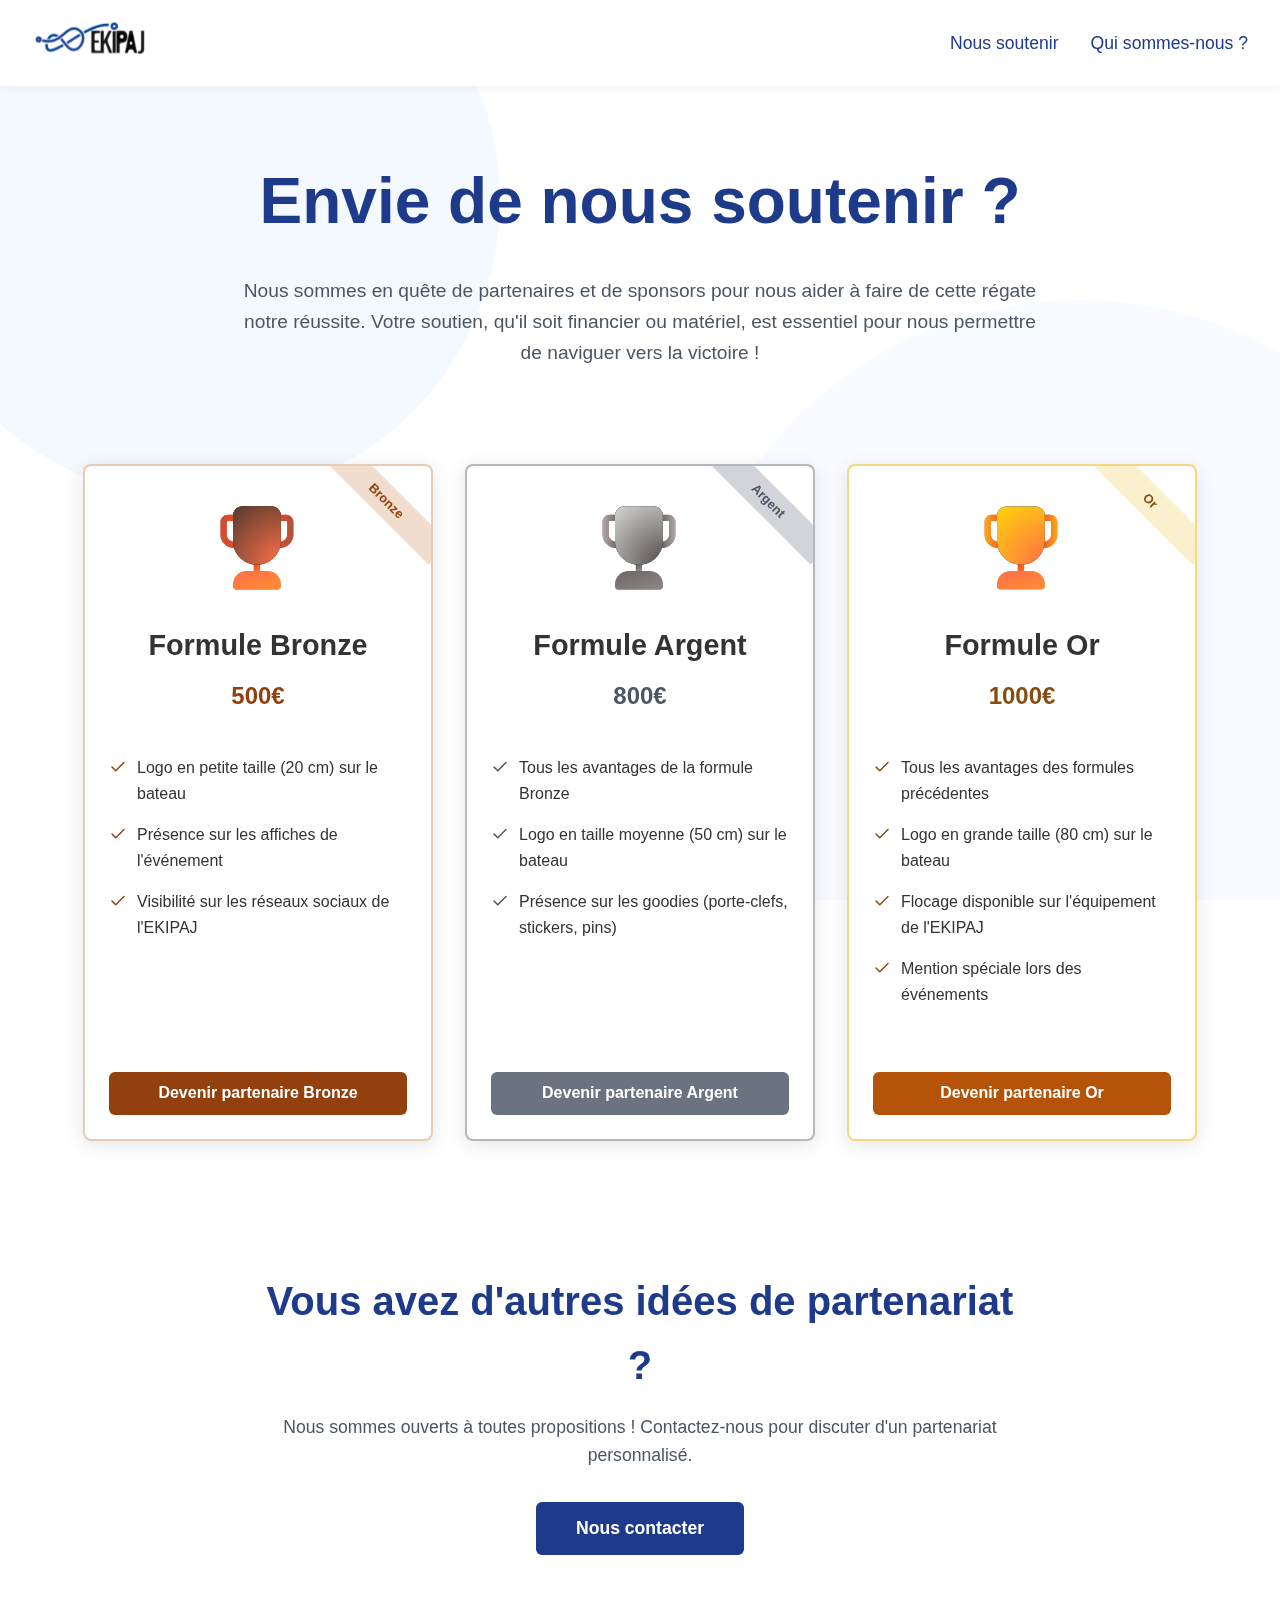
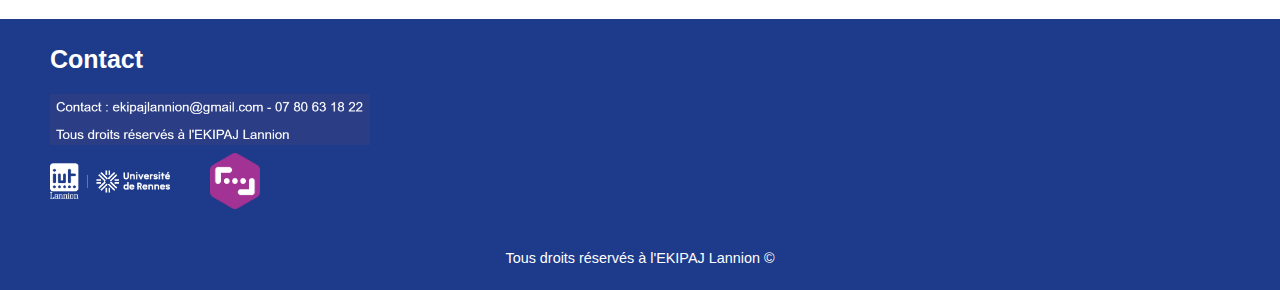
<file: pages/nous-soutenir.html>
<!DOCTYPE html>
<html lang="fr">
<head>
    <meta charset="UTF-8">
    <meta name="viewport" content="width=device-width, initial-scale=1.0">
    <title>EKIPAJ - Régate des IUT</title>
    <link rel="stylesheet" href="../style/style-nous-soutenir.css">
    <link rel="stylesheet" href="../style/nav.css">
    <link rel="stylesheet" href="../style/footer.css">
</head>
<body>
    <div class="background-elements">
        <div class="ellipse ellipse1"></div>
        <div class="ellipse ellipse2"></div>
    </div>

    <header>
        <a href="./index.html">
            <div class="logo-container">
                <img src="../style/img/logo.svg" alt="Logo EKIPAJ">
            </div>
        </a>

        <div class="menu-toggle" id="menu-toggle">
            <div class="hamburger"></div>
        </div>
        <nav class="menu" id="menu">
            <ul>
                <li><a href="./nous-soutenir.html">Nous soutenir</a></li>
                <li><a href="./QuiSommesNous.html">Qui sommes-nous ?</a></li>

            </ul>
        </nav>
    </header>

    <main>
        <section class="hero">
            <h1 id="headtitle">Envie de nous soutenir ?</h1>
            <p id="headdesc">Nous sommes en quête de partenaires et de sponsors pour nous aider à faire de cette régate notre réussite. Votre soutien, qu'il soit financier ou matériel, est essentiel pour nous permettre de naviguer vers la victoire !</p>
        </section>

        <section class="pricing-section">
            <div class="pricing-container">
                <!-- offre or -->
                <div class="pricing-card bronze">
                    <div class="ribbon">Bronze</div>
                    <div class="card-header">
                        <div class="trophy-container">
                            <img src="../style/img/bronze.svg" alt="Trophée Bronze">
                        </div>
                        <h2>Formule Bronze</h2>
                        <p class="price">500€</p>
                    </div>
                    <div class="card-content">
                        <ul class="benefits-list">
                            <li>
                                <svg class="check-icon" xmlns="http://www.w3.org/2000/svg" viewBox="0 0 24 24" fill="none" stroke="currentColor" stroke-width="2" stroke-linecap="round" stroke-linejoin="round">
                                    <polyline points="20 6 9 17 4 12"></polyline>
                                </svg>
                                <span>Logo en petite taille (20 cm) sur le bateau</span>
                            </li>
                            <li>
                                <svg class="check-icon" xmlns="http://www.w3.org/2000/svg" viewBox="0 0 24 24" fill="none" stroke="currentColor" stroke-width="2" stroke-linecap="round" stroke-linejoin="round">
                                    <polyline points="20 6 9 17 4 12"></polyline>
                                </svg>
                                <span>Présence sur les affiches de l'événement</span>
                            </li>
                            <li>
                                <svg class="check-icon" xmlns="http://www.w3.org/2000/svg" viewBox="0 0 24 24" fill="none" stroke="currentColor" stroke-width="2" stroke-linecap="round" stroke-linejoin="round">
                                    <polyline points="20 6 9 17 4 12"></polyline>
                                </svg>
                                <span>Visibilité sur les réseaux sociaux de l'EKIPAJ</span>
                            </li>
                        </ul>
                    </div>
                    <div class="card-footer">
                        <button class="cta-button bronze-button">Devenir partenaire Bronze</button>
                    </div>
                </div>

                <!-- offre argent -->
                <div class="pricing-card silver">
                    <div class="ribbon">Argent</div>
                    <div class="card-header">
                        <div class="trophy-container">
                            <img src="../style/img/argent.svg" alt="Trophée Argent">
                        </div>
                        <h2>Formule Argent</h2>
                        <p class="price">800€</p>
                    </div>
                    <div class="card-content">
                        <ul class="benefits-list">
                            <li>
                                <svg class="check-icon" xmlns="http://www.w3.org/2000/svg" viewBox="0 0 24 24" fill="none" stroke="currentColor" stroke-width="2" stroke-linecap="round" stroke-linejoin="round">
                                    <polyline points="20 6 9 17 4 12"></polyline>
                                </svg>
                                <span>Tous les avantages de la formule Bronze</span>
                            </li>
                            <li>
                                <svg class="check-icon" xmlns="http://www.w3.org/2000/svg" viewBox="0 0 24 24" fill="none" stroke="currentColor" stroke-width="2" stroke-linecap="round" stroke-linejoin="round">
                                    <polyline points="20 6 9 17 4 12"></polyline>
                                </svg>
                                <span>Logo en taille moyenne (50 cm) sur le bateau</span>
                            </li>
                            <li>
                                <svg class="check-icon" xmlns="http://www.w3.org/2000/svg" viewBox="0 0 24 24" fill="none" stroke="currentColor" stroke-width="2" stroke-linecap="round" stroke-linejoin="round">
                                    <polyline points="20 6 9 17 4 12"></polyline>
                                </svg>
                                <span>Présence sur les goodies (porte-clefs, stickers, pins)</span>
                            </li>
                        </ul>
                    </div>
                    <div class="card-footer">
                        <button class="cta-button silver-button">Devenir partenaire Argent</button>
                    </div>
                </div>

                <!-- offre or -->
                <div class="pricing-card gold">
                    <div class="ribbon">Or</div>
                    <div class="card-header">
                        <div class="trophy-container">
                            <img src="../style/img/or.svg" alt="Trophée Or">
                        </div>
                        <h2>Formule Or</h2>
                        <p class="price">1000€</p>
                    </div>
                    <div class="card-content">
                        <ul class="benefits-list">
                            <li>
                                <svg class="check-icon" xmlns="http://www.w3.org/2000/svg" viewBox="0 0 24 24" fill="none" stroke="currentColor" stroke-width="2" stroke-linecap="round" stroke-linejoin="round">
                                    <polyline points="20 6 9 17 4 12"></polyline>
                                </svg>
                                <span>Tous les avantages des formules précédentes</span>
                            </li>
                            <li>
                                <svg class="check-icon" xmlns="http://www.w3.org/2000/svg" viewBox="0 0 24 24" fill="none" stroke="currentColor" stroke-width="2" stroke-linecap="round" stroke-linejoin="round">
                                    <polyline points="20 6 9 17 4 12"></polyline>
                                </svg>
                                <span>Logo en grande taille (80 cm) sur le bateau</span>
                            </li>
                            <li>
                                <svg class="check-icon" xmlns="http://www.w3.org/2000/svg" viewBox="0 0 24 24" fill="none" stroke="currentColor" stroke-width="2" stroke-linecap="round" stroke-linejoin="round">
                                    <polyline points="20 6 9 17 4 12"></polyline>
                                </svg>
                                <span>Flocage disponible sur l'équipement de l'EKIPAJ</span>
                            </li>
                            <li>
                                <svg class="check-icon" xmlns="http://www.w3.org/2000/svg" viewBox="0 0 24 24" fill="none" stroke="currentColor" stroke-width="2" stroke-linecap="round" stroke-linejoin="round">
                                    <polyline points="20 6 9 17 4 12"></polyline>
                                </svg>
                                <span>Mention spéciale lors des événements</span>
                            </li>
                        </ul>
                    </div>
                    <div class="card-footer">
                        <button class="cta-button gold-button">Devenir partenaire Or</button>
                    </div>
                </div>
            </div>
        </section>

        <section class="contact-section">
            <h2>Vous avez d'autres idées de partenariat ?</h2>
            <p>Nous sommes ouverts à toutes propositions ! Contactez-nous pour discuter d'un partenariat personnalisé.</p>
            <button class="cta-button contact-button">Nous contacter</button>
        </section>
    </main>

    <footer class="footer">
        
        <div class="footer-content">
          <div class="contact-info">
            <h3 style="font-size: 25px; text-align: left;">Contact</h3>
            <div class="contact-item">
                <img style="width: 30%; margin-right: auto;" src="../style/img/informationContact.png" alt="ekipajlannion@gmail.com 0780631822">
            </div>
          </div>
          
          <div class="logos">
            <a href="https://iut-lannion.univ-rennes.fr/">
            <div class="logo-container">
              <img src="../style/img/tmp_IUT_lannion_UR_logo_web_blanc.png" alt="Logo et lien vers le site de l'IUT de lannion" class="logo" id="iut-logo">
              <span class="logo-tooltip">IUT de Lannion</span>
            </div>
            </a>
            <a href="https://iut-lannion.univ-rennes.fr/metiers-du-multimedia-et-de-linternet"></a>
            <div id="mmilogo" class="logo-container">
              <img src="../style/img/mmi.png" alt="Logo et lien vers formation MMI de l'IUT de Lannion" class="logo" id="mmi-logo">
              <span class="logo-tooltip">Formation MMI</span>
            </div>
            </a>
          </div>
        </div>
        
        <div class="copyright">
          <p>Tous droits réservés à l'EKIPAJ Lannion &copy; <span id="year"></span></p>
        </div>
    </footer>

    <script src="../script.js"></script>
</body>
</html>
</file>
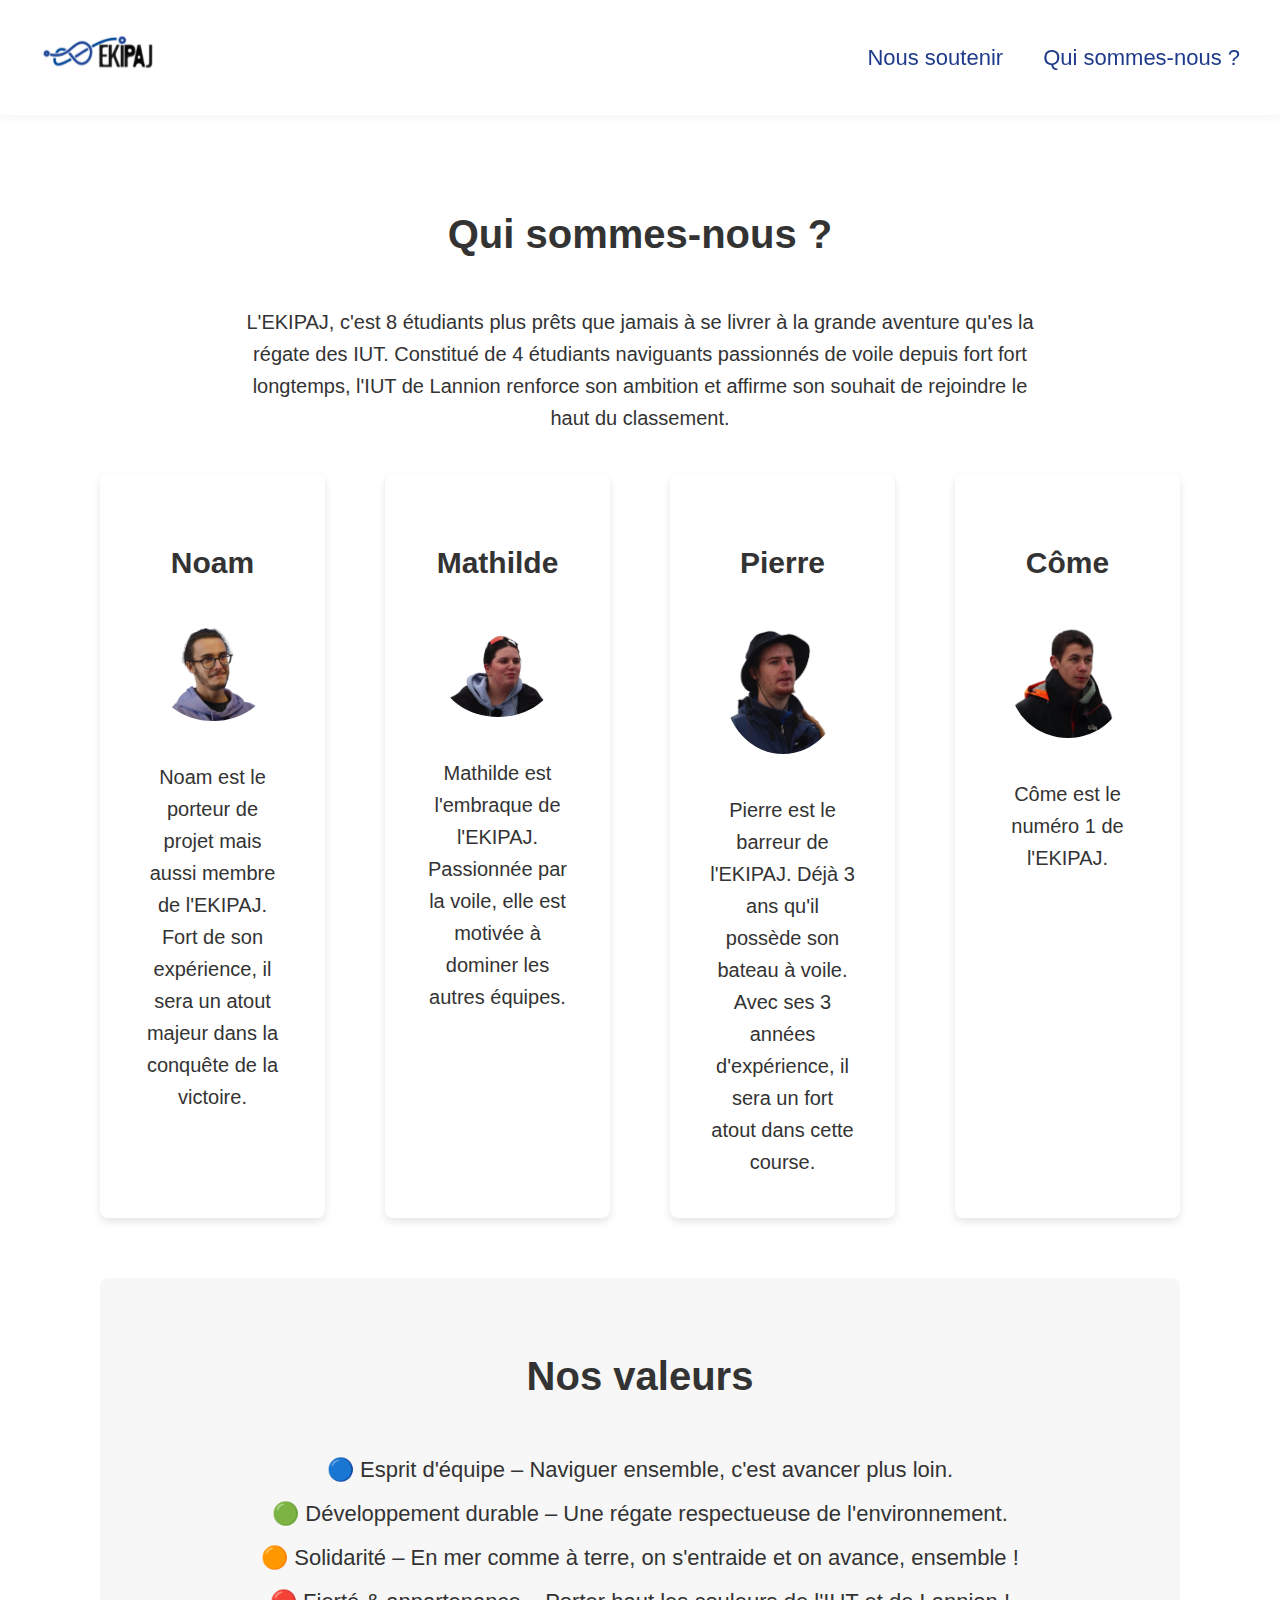
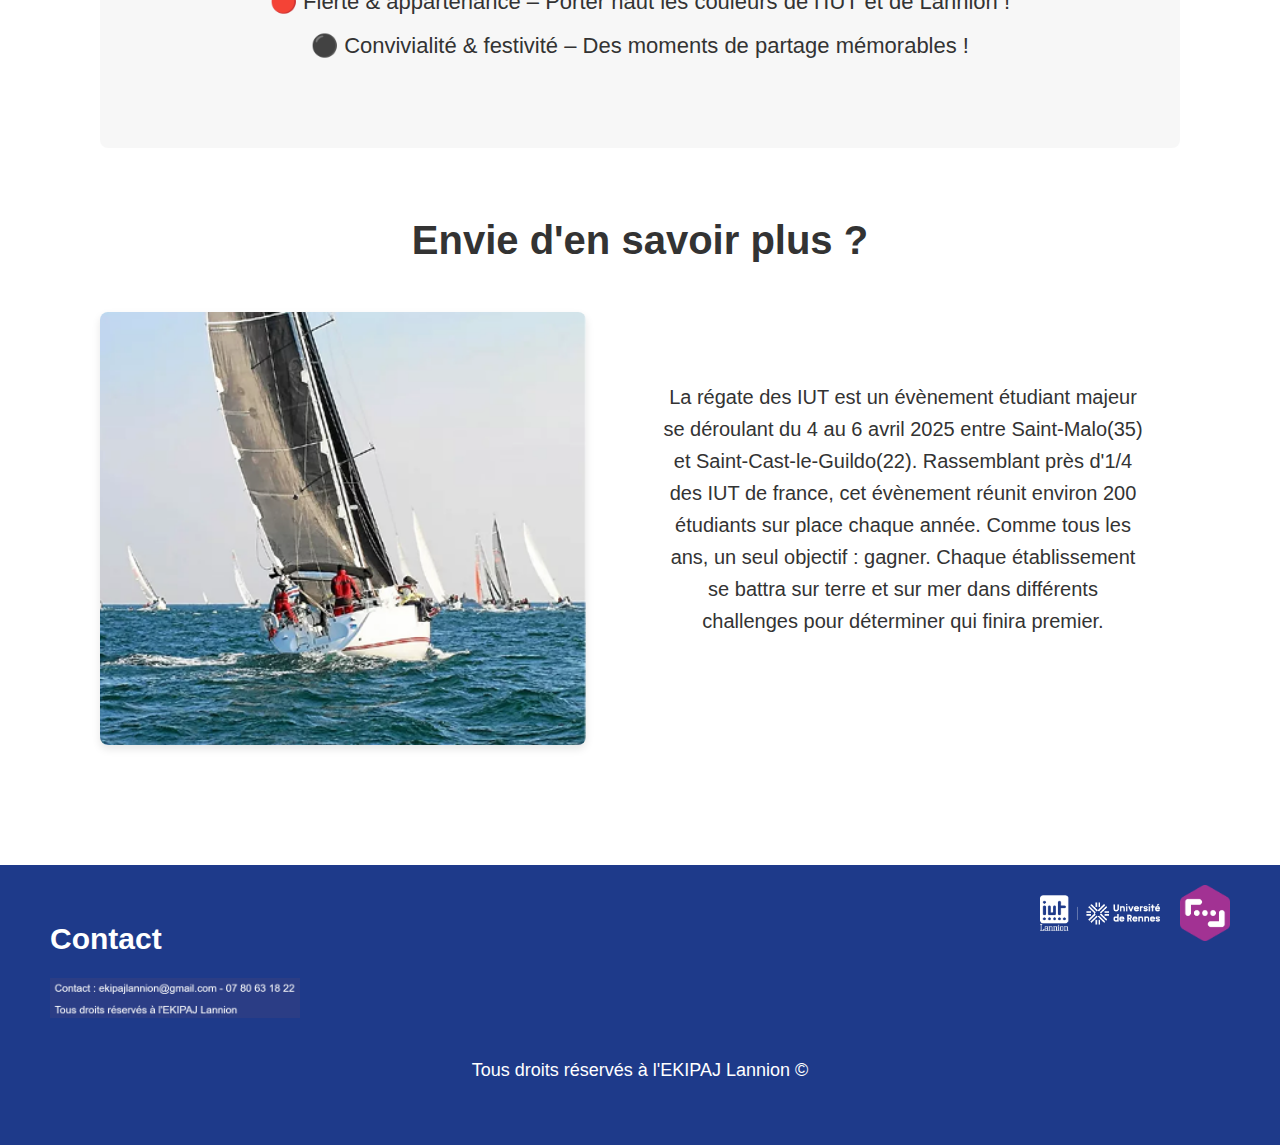
<file: pages/QuiSommesNous.html>
<!DOCTYPE html>
<html lang="fr">
<head>
    <meta charset="UTF-8">
    <meta name="viewport" content="width=device-width, initial-scale=1.0">
    <title>EKIPAJ - Régate des IUT</title>
    <link rel="stylesheet" href="../style/style-QuiSommesNous.css">
    <link rel="stylesheet" href="../style/nav.css">
    <link rel="stylesheet" href="../style/footer.css">
</head>

<body>
<div class="background-elements">
    <div class="ellipse ellipse1"></div>
    <div class="ellipse ellipse2"></div>
</div>

<header>
    <a href="./index.html">
        <div class="logo-container">
            <img src="../style/img/logo.svg" alt="Logo">
        </div>
    </a>

    <div class="menu-toggle" id="menu-toggle">
        <div class="hamburger"></div>
    </div>
    <nav class="menu" id="menu">
        <ul>
            <li><a href="./nous-soutenir.html">Nous soutenir</a></li>
            <li><a href="./QuiSommesNous.html">Qui sommes-nous ?</a></li>

        </ul>
    </nav>
</header>

<main>
    <section id="quiSommesNousSection">
        <div class="content">
            <h1>Qui sommes-nous ?</h1>
            <p>L'EKIPAJ, c'est 8 étudiants plus prêts que jamais à se livrer à la grande aventure qu'es la régate des IUT. Constitué de 4 étudiants naviguants passionnés de voile depuis fort fort longtemps, l'IUT de Lannion renforce son ambition et affirme son souhait de rejoindre le haut du classement.</p>
        </div>
    </section>

    <div class="team-container">
        <section id="Noam" class="team-member">
            <h2>Noam</h2>
            <img src="../style/img/photo_noam.png" alt="Photo de Noam">
            <p>Noam est le porteur de projet mais aussi membre de l'EKIPAJ. Fort de son expérience, il sera un atout majeur dans la conquête de la victoire.</p>
        </section>

        <section id="Mathilde" class="team-member">
            <h2>Mathilde</h2>
            <img src="../style/img/photo_mathilde.png" alt="Photo de Mathilde">
            <p>Mathilde est l'embraque de l'EKIPAJ. Passionnée par la voile, elle est motivée à dominer les autres équipes.</p>    
        </section>

        <section id="Pierre" class="team-member">
            <h2>Pierre</h2>
            <img src="../style/img/photo_pierre.png" alt="Photo de Pierre">
            <p>Pierre est le barreur de l'EKIPAJ. Déjà 3 ans qu'il possède son bateau à voile. Avec ses 3 années d'expérience, il sera un fort atout dans cette course.</p>
        </section>

        <section id="Côme" class="team-member">
            <h2>Côme</h2>
            <img src="../style/img/photo_come.png" alt="Photo de Côme">
            <p>Côme est le numéro 1 de l'EKIPAJ.</p>
        </section>
    </div>

    <section id="nos-valeurs">
        <h1>Nos valeurs</h1>
        <div class="values-container">
            <p>
                🔵 Esprit d'équipe – Naviguer ensemble, c'est avancer plus loin. <br>
                🟢 Développement durable – Une régate respectueuse de l'environnement. <br>
                🟠 Solidarité – En mer comme à terre, on s'entraide et on avance, ensemble ! <br>
                🔴 Fierté & appartenance – Porter haut les couleurs de l'IUT et de Lannion ! <br>
                ⚫ Convivialité & festivité – Des moments de partage mémorables !
            </p>
        </div>
    </section>

    <section id="en-savoir-plus">
        <h1>Envie d'en savoir plus ?</h1>
        <div class="info-container">
            <img src="../style/img/imageVoile1.png" alt="Image de voile">
            <p>La régate des IUT est un évènement étudiant majeur se déroulant du 4 au 6 avril 2025 entre Saint-Malo(35) et Saint-Cast-le-Guildo(22). Rassemblant près d'1/4 des IUT de france, cet évènement réunit environ 200 étudiants sur place chaque année. Comme tous les ans, un seul objectif : gagner. Chaque établissement se battra sur terre et sur mer dans différents challenges pour déterminer qui finira premier.</p>
        </div>
    </section>
</main>

<footer class="footer">
    <div class="footer-content">
        <div class="contact-info">
            <h3>Contact</h3>
            <div class="contact-item">
                <img src="../style/img/informationContact.png" alt="ekipajlannion@gmail.com 0780631822">
            </div>
        </div>
        
        <div class="logos">
            <a href="https://iut-lannion.univ-rennes.fr/" class="logo-container">
                <img src="../style/img/tmp_IUT_lannion_UR_logo_web_blanc.png" alt="Logo et lien vers le site de l'IUT de lannion" class="logo" id="iut-logo">
                <span class="logo-tooltip">IUT de Lannion</span>
            </a>
            <a href="https://iut-lannion.univ-rennes.fr/metiers-du-multimedia-et-de-linternet" class="logo-container" id="mmilogo">
                <img src="../style/img/mmi.png" alt="Logo et lien vers formation MMI de l'IUT de Lannion" class="logo" id="mmi-logo">
                <span class="logo-tooltip">Formation MMI</span>
            </a>
        </div>
    </div>
    
    <div class="copyright">
        <p>Tous droits réservés à l'EKIPAJ Lannion &copy; <span id="year"></span></p>
    </div>
</footer>

<script src="../script.js"></script>
</body>
</html>
</file>
<file: style/style-nous-soutenir.css>
* {
    margin: 0;
    padding: 0;
    box-sizing: border-box;
}

body {
    font-family: 'Poppins', sans-serif;
    line-height: 1.6;
    color: #333;
    background-color: #fff;
    position: relative;
    overflow-x: hidden;
}

.background-elements {
    position: fixed;
    top: 0;
    left: 0;
    width: 100%;
    height: 100%;
    z-index: -1;
    overflow: hidden;
}

.ellipse {
    position: absolute;
    border-radius: 50%;
}

.ellipse1 {
    width: 600px;
    height: 600px;
    background-color: rgba(219, 234, 254, 0.3);
    top: -100px;
    left: -100px;
}

.ellipse2 {
    width: 800px;
    height: 800px;
    background-color: rgba(219, 234, 254, 0.2);
    bottom: -200px;
    right: -200px;
}

.hero {
    text-align: center;
    padding: 4rem 1rem;
    max-width: 1200px;
    margin: 0 auto;
}

#headtitle {
    font-family: 'League Gothic', sans-serif;
    font-size: 4rem;
    color: #1e3a8a;
    margin-bottom: 1.5rem;
}

#headdesc {
    font-size: 1.2rem;
    max-width: 800px;
    margin: 0 auto;
    color: #4b5563;
}


.pricing-section {
    padding: 2rem 1rem 4rem;
    max-width: 1200px;
    margin: 0 auto;
}

.pricing-container {
    display: flex;
    flex-wrap: wrap;
    justify-content: center;
    gap: 2rem;
}

.pricing-card {
    flex: 1;
    min-width: 300px;
    max-width: 350px;
    background-color: white;
    border-radius: 8px;
    box-shadow: 0 4px 20px rgba(0, 0, 0, 0.1);
    overflow: hidden;
    position: relative;
    transition: transform 0.3s ease, box-shadow 0.3s ease;
    display: flex;
    flex-direction: column;
}

.pricing-card:hover {
    transform: translateY(-10px);
    box-shadow: 0 10px 30px rgba(0, 0, 0, 0.15);
}

.ribbon {
    position: absolute;
    top: 20px;
    right: -30px;
    transform: rotate(45deg);
    width: 150px;
    text-align: center;
    padding: 5px 0;
    font-size: 0.8rem;
    font-weight: 600;
    z-index: 1;
}

/* Bronze Card */
.pricing-card.bronze {
    border: 2px solid rgba(180, 83, 9, 0.3);
}

.pricing-card.bronze .ribbon {
    background-color: rgba(180, 83, 9, 0.2);
    color: #92400e;
}

.pricing-card.bronze .check-icon {
    color: #92400e;
}

/* Silver Card */
.pricing-card.silver {
    border: 2px solid rgba(107, 114, 128, 0.5);
}

.pricing-card.silver .ribbon {
    background-color: rgba(107, 114, 128, 0.3);
    color: #4b5563;
}

.pricing-card.silver .check-icon {
    color: #4b5563;
}

/* Gold Card */
.pricing-card.gold {
    border: 2px solid rgba(234, 179, 8, 0.5);
}

.pricing-card.gold .ribbon {
    background-color: rgba(234, 179, 8, 0.2);
    color: #854d0e;
}

.pricing-card.gold .check-icon {
    color: #854d0e;
}

/* Card Components */
.card-header {
    padding: 2rem 1.5rem 1rem;
    text-align: center;
}

.trophy-container {
    width: 100px;
    height: 100px;
    margin: 0 auto 1.5rem;
}

.trophy-container img {
    width: 100%;
    height: 100%;
    object-fit: contain;
}

.card-header h2 {
    font-family: 'League Gothic', sans-serif;
    font-size: 1.8rem;
    margin-bottom: 0.5rem;
}

.price {
    font-size: 1.5rem;
    font-weight: 600;
}

.pricing-card.bronze .price {
    color: #92400e;
}

.pricing-card.silver .price {
    color: #4b5563;
}

.pricing-card.gold .price {
    color: #854d0e;
}

.card-content {
    padding: 1.5rem;
    flex-grow: 1;
}

.benefits-list {
    list-style: none;
}

.benefits-list li {
    display: flex;
    align-items: flex-start;
    margin-bottom: 1rem;
}

.check-icon {
    width: 18px;
    height: 18px;
    margin-right: 10px;
    margin-top: 3px;
    flex-shrink: 0;
}

.card-footer {
    padding: 1.5rem;
}

/* Buttons */
.cta-button {
    display: block;
    width: 100%;
    padding: 0.8rem 1.5rem;
    border: none;
    border-radius: 6px;
    font-family: 'Poppins', sans-serif;
    font-weight: 600;
    font-size: 1rem;
    cursor: pointer;
    transition: background-color 0.3s ease;
    color: white;
}

.bronze-button {
    background-color: #92400e;
}

.bronze-button:hover {
    background-color: #78350f;
}

.silver-button {
    background-color: #6b7280;
}

.silver-button:hover {
    background-color: #4b5563;
}

.gold-button {
    background-color: #b45309;
}

.gold-button:hover {
    background-color: #92400e;
}

/* Contact Section */
.contact-section {
    text-align: center;
    padding: 4rem 1rem;
    max-width: 800px;
    margin: 0 auto;
}

.contact-section h2 {
    font-family: 'League Gothic', sans-serif;
    font-size: 2.5rem;
    color: #1e3a8a;
    margin-bottom: 1rem;
}

.contact-section p {
    font-size: 1.1rem;
    margin-bottom: 2rem;
    color: #4b5563;
}

.contact-button {
    background-color: #1e3a8a;
    display: inline-block;
    width: auto;
    padding: 1rem 2.5rem;
    font-size: 1.1rem;
}

.contact-button:hover {
    background-color: #1e40af;
}

/* Footer */
footer {
    background-color: #1e3a8a;
    color: white;
    padding: 2rem;
    text-align: center;
}

.contact-info p {
    margin-bottom: 0.5rem;
}

@media (max-width: 480px) {
    #headtitle {
        font-size: 2.5rem;
    }

    #headdesc {
        font-size: 1rem;
    }

    .contact-section h2 {
        font-size: 2rem;
    }

    .contact-section p {
        font-size: 1rem;
    }

    .card-header h2 {
        font-size: 1.5rem;
    }

    .price {
        font-size: 1.3rem;
    }
}
</file>
<file: style/nav.css>
header {
    display: flex;
    justify-content: space-between;
    align-items: center;
    padding: 1rem 2rem;
    background-color: rgb(255, 255, 255);
    backdrop-filter: blur(8px);
    position: sticky;
    top: 0;
    z-index: 100;
    box-shadow: 0 2px 10px rgba(0, 0, 0, 0.05);
  }
  
  /* Logo */
  .logo-container {
    width: 120px;
  }
  
  .logo-container img {
    width: 100%;
    height: auto;
  }

  #mmilogo {
    width: 50px;
  }
  
  /* Menu principal (Desktop) */
  .menu {
    display: flex;
  }
  
  .menu ul {
    display: flex;
    list-style: none;
    gap: 2rem;
  }
  
  .menu ul li a {
    text-decoration: none;
    color: #1e3a8a;
    font-weight: 500;
    font-size: 1.1rem;
    transition: color 0.3s ease;
  }
  
  .menu ul li a:hover {
    color: #3b82f6;
  }
  
  /* Menu toggle (Mobile) */
  .menu-toggle {
    display: none;
    cursor: pointer;
  }
  
  /* Styles responsives */
  @media (max-width: 768px) {
    /* Ajustements pour le logo sur mobile */
    .logo-container {
      width: 80px;
    }
  
    /* Menu mobile */
    .menu {
      position: fixed;
      top: 0;
      right: -100%;
      width: 70%;
      height: 100vh;
      background-color: white;
      box-shadow: -5px 0 15px rgba(0, 0, 0, 0.1);
      transition: right 0.3s ease;
      padding: 5rem 2rem 2rem;
      z-index: 90;
    }
  
    .menu.active {
      right: 0;
    }
  
    .menu ul {
      flex-direction: column;
      gap: 1.5rem;
    }
  
    /* Affichage du menu toggle sur mobile */
    .menu-toggle {
      display: block;
      width: 24px;
      height: 24px;
      position: relative;
      z-index: 100;
    }
  
    .hamburger,
    .hamburger::before,
    .hamburger::after {
      content: "";
      display: block;
      width: 24px;
      height: 2px;
      background-color: #1e3a8a;
      position: absolute;
      transition: all 0.3s ease-in-out;
    }
  
    .hamburger {
      top: 50%;
      transform: translateY(-50%);
    }
  
    .hamburger::before {
      top: -6px;
    }
  
    .hamburger::after {
      bottom: -6px;
    }
  
    /* Animation du burger en "X" */
    .menu-toggle.active .hamburger {
      background-color: transparent;
    }
  
    .menu-toggle.active .hamburger::before {
      transform: translateY(6px) rotate(45deg);
    }
  
    .menu-toggle.active .hamburger::after {
      transform: translateY(-6px) rotate(-45deg);
    }
  }
  
  @media (max-width: 480px) {
    header {
      padding: 0.8rem 1rem;
    }
  
    .menu ul li a {
      font-size: 1rem;
    }
  }
</file>
<file: style/footer.css>
footer {
  background-color: #1e3a8a;
  color: white;
  padding: 20px;
  text-align: center;
}

/* Styles pour le footer */
.footer {
  position: relative;
  min-height: 100px;
  padding: 20px 50px;
  display: flex;
  flex-direction: column;
  justify-content: center;
  align-items: center;
  color: white;
  font-family: 'Arial', sans-serif;
}

.footer-content {
  display: flex;
  justify-content: space-between;
  align-items: flex-start;
  width: 100%;
  margin-bottom: 20px;
  flex-wrap: wrap;
}


.contact-info {
  margin-right: 30px;
}

.contact-info h3 {
  margin-bottom: 15px;
  font-size: 1.2rem;
}

.contact-item {
  display: flex;
  align-items: center;
  margin-bottom: 8px;
  flex-direction: column;
}

.contact-item i {
  margin-right: 10px;
  font-size: 16px;
}

.contact-item a {
  color: white;
  text-decoration: none;
  transition: color 0.3s;
}

.contact-item a:hover {
  color: #f0f0f0;
  text-decoration: underline;
}

.logos {
  display: flex;
  align-items: center;
  gap: 20px;
}

.logo-container {
  position: relative;
  display: inline-block;
}

.logo {
  height: 60px;
  width: auto;
  transition: transform 0.3s;
}

.logo:hover {
  transform: scale(1.05);
}

.logo-tooltip {
  position: absolute;
  bottom: -30px;
  left: 50%;
  transform: translateX(-50%);
  background-color: rgba(0, 0, 0, 0.7);
  color: white;
  padding: 5px 10px;
  border-radius: 4px;
  font-size: 12px;
  opacity: 0;
  visibility: hidden;
  transition: opacity 0.3s, visibility 0.3s;
  white-space: nowrap;
}

.logo-container:hover .logo-tooltip {
  opacity: 1;
  visibility: visible;
}

.copyright {
  margin-top: 10px;
  font-size: 0.9rem;
  text-align: center;
}




@media (max-width: 768px) {
  .footer {
    padding: 20px;
  }
  
  .footer-content {
    flex-direction: column;
    align-items: center;
  }

  .footer {
    padding: 20px;
  }
  
  .footer-content {
    flex-direction: column;
    align-items: center;
  }
  
  .contact-info {
    margin-right: 0;
    margin-bottom: 20px;
    text-align: center;
  }
  
  .logos {
    margin-bottom: 20px;
  }
}
</file>
<file: style/style-QuiSommesNous.css>
/* Base styles */
:root {
    --primary-color: #0066cc;
    --secondary-color: #333;
    --text-color: #333;
    --background-color: #fff;
    --spacing-sm: 0.5rem;
    --spacing-md: 1rem;
    --spacing-lg: 2rem;
    --spacing-xl: 3rem;
    --border-radius: 8px;
}

html {
    font-size: 16px;
    box-sizing: border-box;
}

*, *:before, *:after {
    box-sizing: inherit;
}

body {
    font-family: Arial, sans-serif;
    line-height: 1.6;
    color: var(--text-color);
    margin: 0;
    padding: 0;
}

main {
    max-width: 1200px;
    margin: 0 auto;
    padding: var(--spacing-md);
}

h1 {
    font-size: 2rem;
    text-align: center;
    margin-bottom: var(--spacing-lg);
}

h2 {
    font-size: 1.5rem;
    text-align: center;
    margin-bottom: var(--spacing-md);
}

p {
    text-align: center;
    margin: 0 auto var(--spacing-lg);
    max-width: 800px;
}

/* Team section */
.team-container {
    display: grid;
    grid-template-columns: 1fr;
    gap: var(--spacing-xl);
    margin-bottom: var(--spacing-xl);
}

.team-member {
    display: flex;
    flex-direction: column;
    align-items: center;
    padding: var(--spacing-lg);
    border-radius: var(--border-radius);
    box-shadow: 0 4px 8px rgba(0, 0, 0, 0.1);
    transition: transform 0.3s ease;
}

.team-member:hover {
    transform: translateY(-5px);
}

.team-member img {
    width: 80%;
    max-width: 300px;
    height: auto;
    border-radius: 50%;
    margin: var(--spacing-md) 0;
    object-fit: cover;
}

.team-member p {
    text-align: center;
    margin: var(--spacing-md) 0 0;
}

/* Values section */
#nos-valeurs {
    margin: var(--spacing-xl) 0;
    padding: var(--spacing-lg);
    background-color: rgba(240, 240, 240, 0.5);
    border-radius: var(--border-radius);
}

.values-container p {
    font-size: 1.1rem;
    line-height: 2;
}

/* Info section */
#en-savoir-plus {
    margin: var(--spacing-xl) 0;
}

.info-container {
    display: flex;
    flex-direction: column;
    align-items: center;
    gap: var(--spacing-lg);
}

.info-container img {
    width: 100%;
    max-width: 500px;
    height: auto;
    border-radius: var(--border-radius);
    box-shadow: 0 4px 8px rgba(0, 0, 0, 0.1);
}

/* Footer adjustments */
.footer .contact-info h3 {
    font-size: 1.5rem;
    text-align: left;
}

.footer .contact-item img {
    width: 100%;
    max-width: 250px;
    margin-right: auto;
}

.footer .logo-container img {
    max-width: 100%;
    height: auto;
}

/* Media Queries */
@media (min-width: 576px) {
    html {
        font-size: 17px;
    }
    
    .info-container {
        flex-direction: row;
        align-items: center;
        justify-content: center;
    }
    
    .info-container img {
        width: 45%;
    }
    
    .info-container p {
        width: 45%;
    }
}

@media (min-width: 768px) {
    html {
        font-size: 18px;
    }
    
    .team-container {
        grid-template-columns: repeat(2, 1fr);
    }
    
    .team-member img {
        width: 70%;
    }
}

@media (min-width: 992px) {
    html {
        font-size: 19px;
    }
    
    .team-container {
        grid-template-columns: repeat(4, 1fr);
    }
    
    .team-member img {
        width: 80%;
    }
    
    .footer-content {
        display: flex;
        justify-content: space-between;
        align-items: center;
    }
}

@media (min-width: 1200px) {
    html {
        font-size: 20px;
    }
    
    main {
        padding: var(--spacing-xl);
    }
}

/* Ensure footer is responsive */
@media (max-width: 767px) {
    .footer-content {
        flex-direction: column;
        gap: var(--spacing-lg);
    }
    
    .footer .logos {
        display: flex;
        flex-direction: column;
        align-items: center;
        gap: var(--spacing-lg);
    }
    
    .footer .contact-info,
    .footer .copyright {
        text-align: center;
    }
    
    .footer .contact-info h3 {
        text-align: center;
    }
}
</file>
